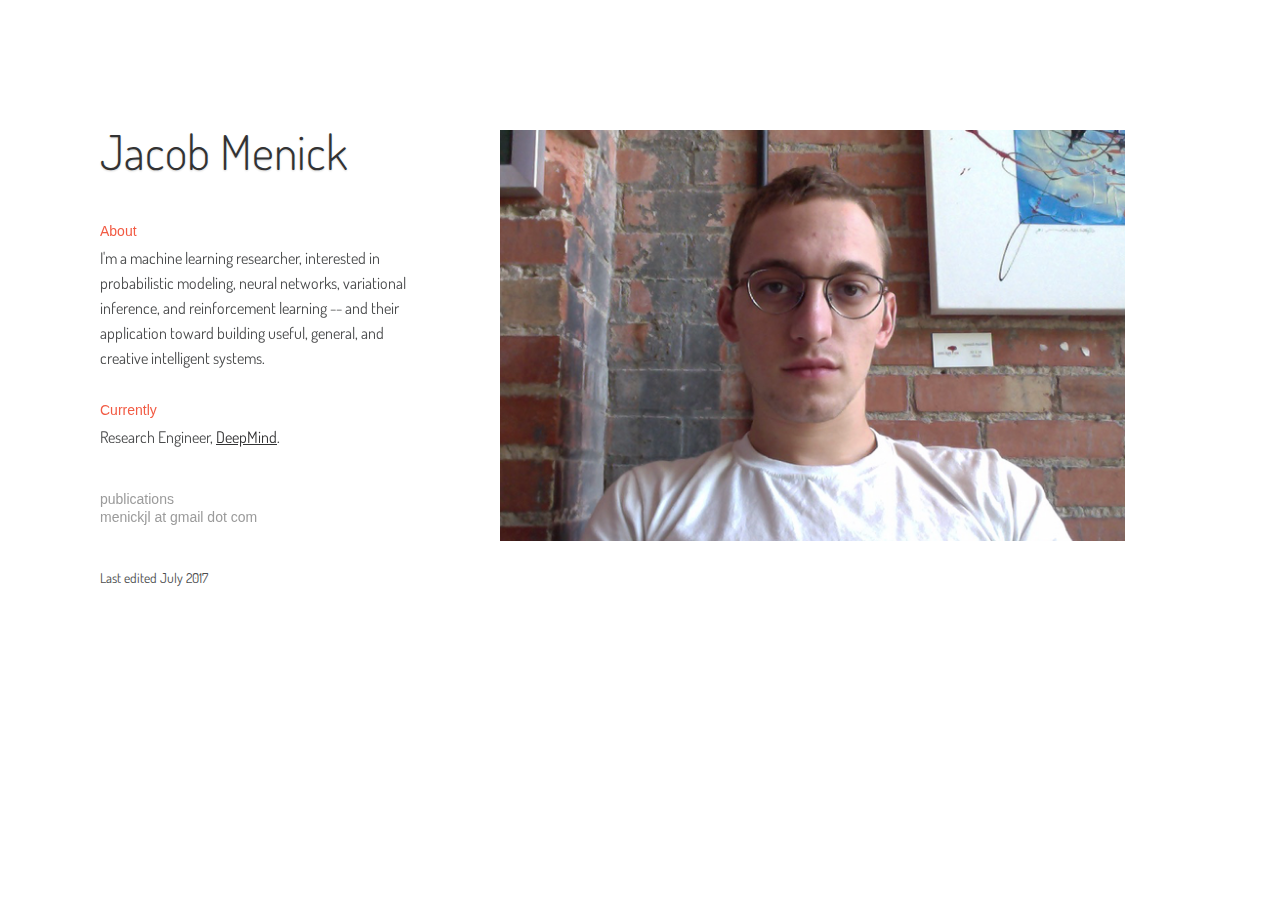
<file: index.html>
<!DOCTYPE html>
<html lang="en">
  <!-- Credit is due for some of the design of the page to Jared Erondu,
       whose page I used as an example (erondu.com). I found his page
       on onepagelove.com 
    -->
  <head>
    <meta charset="utf-8">
    <title>Jacob Menick</title>

    <link href="css/the_styles.css" rel="stylesheet" />
    <link href="https://fonts.googleapis.com/css?family=Dosis" rel="stylesheet">
    <meta name="viewport" content="width=device-width, initial-scale=1.0">

  </head>

  <body>
    <h1> Jacob Menick </h1>

    <div id="left">
      <div class="jblock">
        <h2>About</h2>
        <ul>
          <li>I'm a machine learning researcher, interested in </li>
          <li>probabilistic modeling, neural networks, variational</li>
          <li>inference, and reinforcement learning -- and their</li>
          <li>application toward building useful, general, and</li>
          <li>creative intelligent systems.</li>    
        </ul>
      </div>
      
      <div class="jblock">
        <h2>Currently</h2>
        <ul>
          <li>Research Engineer, <a href="https://www.deepmind.com">DeepMind</a>.</li>
          </ul>
        </div>

      <div id="links">
        <p><a href="https://jacobmenick.github.io/publications">publications</a></p>
<!--        <p><a href="https://github.com/jacobmenick">code</a></p> -->
        <p class="cool">menickjl at gmail dot com</p>
        </div>
      </div>
    
    <footer>
      <small>Last edited July 2017</small>
    </footer>

    <div id="face" padding-left="1000px;" style="top: 130px;">
      <img src="img/jmbrick.png" alt="JM Headshot" />
      <!-- <img src="img/jmdeepdream.jpg" alt="JM Headshot" />-->
      <!-- <img src="img/jmbrick.png" alt="JM Headshot" />-->
      </div>
    <script type="text/javascript" src="js/retina.js"></script>
    </body>
</html>
</file>
<file: css/the_styles.css>
/* Credit is due to Jared Erondu, whose webpage I used as an example. */

article,aside,details,figcaption,figure,footer,header,hgroup,nav,section{display:block}audio,canvas,video{display:inline-block;*display:inline;*zoom:1}audio:not([controls]){display:none}[hidden]{display:none}html{font-size:100%;-webkit-text-size-adjust:100%;-ms-text-size-adjust:100%}html,button,input,select,textarea{font-family:sans-serif;color:#222}body{margin:0;font-size:1em;line-height:1.4}::-moz-selection{background:RGBA(0,0,0,0.9);color:#fff;text-shadow:none}::selection{background:RGBA(0,0,0,0.9);color:#fff;text-shadow:none}a{color:#00e}a:visited{color:#551a8b}a:hover{color:#06e}a:focus{outline:thin dotted}a:hover,a:active{outline:0}abbr[title]{border-bottom:1px dotted}b,strong{font-weight:bold}blockquote{margin:1em 40px}dfn{font-style:italic}hr{display:block;height:1px;border:0;border-top:1px solid #ccc;margin:1em 0;padding:0}ins{background:#ff9;color:#000;text-decoration:none}mark{background:#ff0;color:#000;font-style:italic;font-weight:bold}pre,code,kbd,samp{font-family:monospace,serif;_font-family:'courier new',monospace;font-size:1em}pre{white-space:pre;white-space:pre-wrap;word-wrap:break-word}q{quotes:none}q:before,q:after{content:"";content:none}small{font-size:85%}sub,sup{font-size:75%;line-height:0;position:relative;vertical-align:baseline}sup{top:-0.5em}sub{bottom:-0.25em}ul,ol{margin:0;padding:0 0 0 0}dd{margin: 0}nav ul,nav ol{list-style:none;list-style-image:none;margin:0;padding:0}img{border:0;-ms-interpolation-mode:bicubic;vertical-align:middle}svg:not(:root){overflow:hidden}figure{margin:0}form{margin:0}fieldset{border:0;margin:0;padding:0}label{cursor:pointer}legend{border:0;*margin-left:-7px;padding:0;white-space:normal}button,input,select,textarea{font-size:100%;margin:0;vertical-align:baseline;*vertical-align:middle}button,input{line-height:normal}button,input[type="button"],input[type="reset"],input[type="submit"]{cursor:pointer;-webkit-appearance:button;*overflow:visible}button[disabled],input[disabled]{cursor:default}input[type="checkbox"],input[type="radio"]{box-sizing:border-box;padding:0;*width:13px;*height:13px}input[type="search"]{-webkit-appearance:textfield;-moz-box-sizing:content-box;-webkit-box-sizing:content-box;box-sizing:content-box}input[type="search"]::-webkit-search-decoration,input[type="search"]::-webkit-search-cancel-button{-webkit-appearance:none}button::-moz-focus-inner,input::-moz-focus-inner{border:0;padding:0}textarea{overflow:auto;vertical-align:top;resize:vertical}input:invalid,textarea:invalid{background-color:#f0dddd}table{border-collapse:collapse;border-spacing:0}td{vertical-align:top}.chromeframe{margin:.2em 0;background:#ccc;color:black;padding:.2em 0}


html {
    height: 100%;
}

body {
    max-width: 1200px;
    margin: 120px auto 0;
    padding: 0 100px;
    background: #fff;
    font-family: 'Dosis', sans-serif;
    color: #4B4C4D;
    text-rendering: optimizeLegibility;
    -webkit-font-smoothing: antialiased;
}

header {
    margin: 0 0 80px;
    position: relative;
    z-index: 2;
}

#logo {
    opacity: .4;
    margin-bottom: 80px;
}

#left {
    position: relative;
    z-index: 2;
}

.jblock {
    margin-bottom: 30px;
}

#currently {
    margin-bottom: 60px;
}

#face {
    position: fixed;
    left: 500px;
    bottom: 0;
    right: 0;
    z-index: 1;
}

@media screen and (max-height: 800px) {
    #face {
        bottom: auto;
        top: 280px;
    }
}

#face img {
    width: 625px;
    height: auto;
    max-width: 100%;
    margin: 0 auto;
}

@media screen and (max-width: 1340px) {
    #face {
        width: 70%;
    }
}

@media screen and (max-width: 800px) {
    #face {
        width: auto;
    }
}

#links {
    position: fixed;
    bottom: 40px;
}

@media screen and (max-height: 940px) {
    #links {
        bottom: auto;
        position: relative;
        margin: 40px 0;
    }
}


h1 {
    font-size: 48px;
    line-height: 62px;
    font-weight: 300;
    color: #323233;
    text-shadow: 0px 1px 2px rgba(0,0,0,0.16);
    margin: 0;
    margin-bottom: 40px;
}

h2 {
    font-family: "adelle-sans",sans-serif;
    font-size: 14px;
    line-height: 18px;
    font-style: normal;
    font-weight: 400;
    color: #F25B44;
    margin: 0 0 6px;
}

ul {
    list-style: none;
}

li {
    font-size: 16px;
    line-height: 25px;
    margin: 0;
}

p {
    font-family: "adelle-sans",sans-serif;
    font-size: 14px;
    line-height: 18px;
    font-style: normal;
    font-weight: 400;
    margin: 0;
}

.cool {
    color: #9B9B9B;
}


a {
    color: #323233;
    -webkit-transition: all 0.2s ease-in-out;
    -moz-transition: all 0.2s ease-in-out;
    transition: all 0.2s ease-in-out;
}

p > a {
    color: #9B9B9B;
    text-decoration: none;
}

a:visited {
    color: #323233;
}

p > a:visited {
    color: #323233;
}

a:hover {
    color: #F25B44;
}

p > a:hover {
    color: #F25B44;
}

a:active,
a:focus{
}


@media screen and (max-width: 768px) {
    
    body {
  	margin: 80px auto auto 0;
  	padding: 0 30px;
  	overflow-x: hidden;
  	-webkit-transition: all 0.2s ease-in-out;
  	-moz-transition: all 0.2s ease-in-out;
  	transition: all 0.2s ease-in-out;
    }
    
    header {
  	margin: 0 0 80px;
    }
    
    #logo {
  	opacity: .4;
  	margin-bottom: 40px;
    }
    
    h1 {
  	font-size: 40px;
  	line-height: 52px;
    }
    
    #links {
  	position: static;
  	margin-top: 80px;
    }
    
    #face {
  	position: static;
        text-align: center;
  	width: auto;
        top: auto;
        bottom: auto;
    }
    
}
</file>
